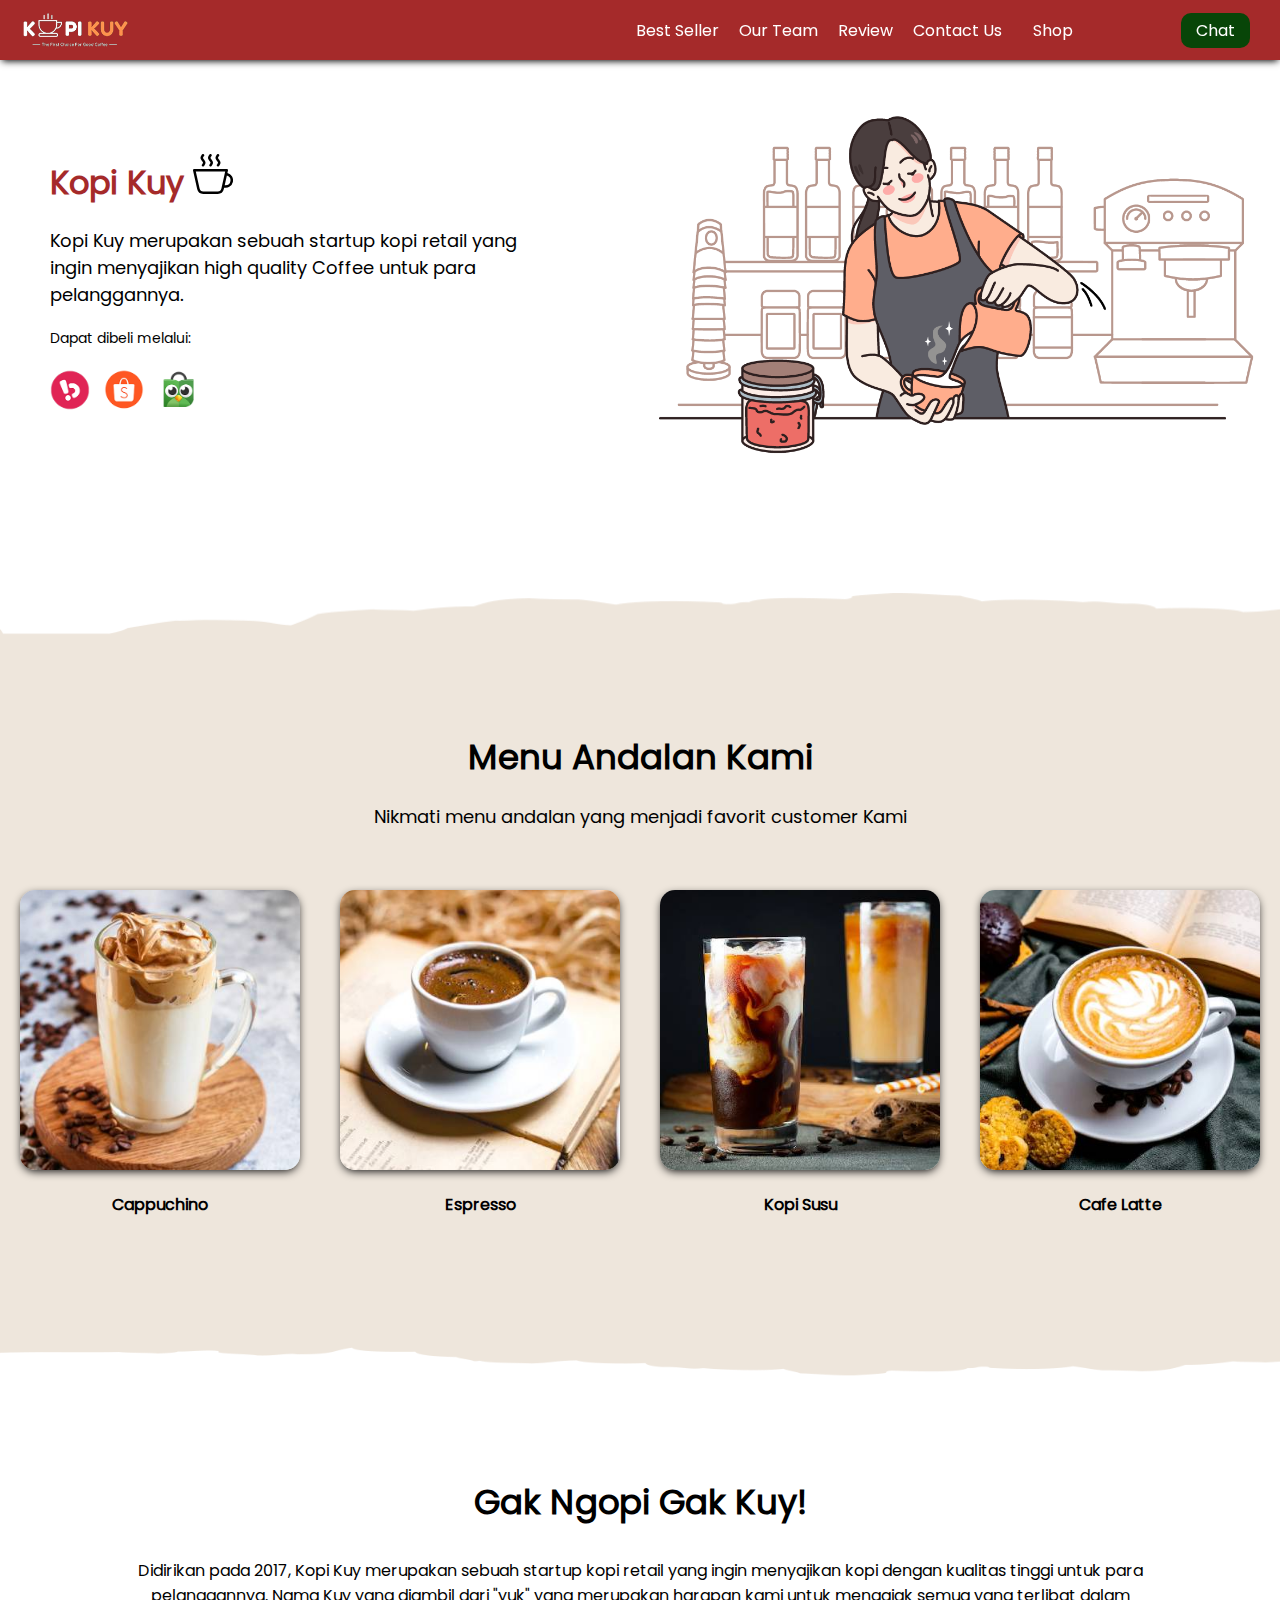
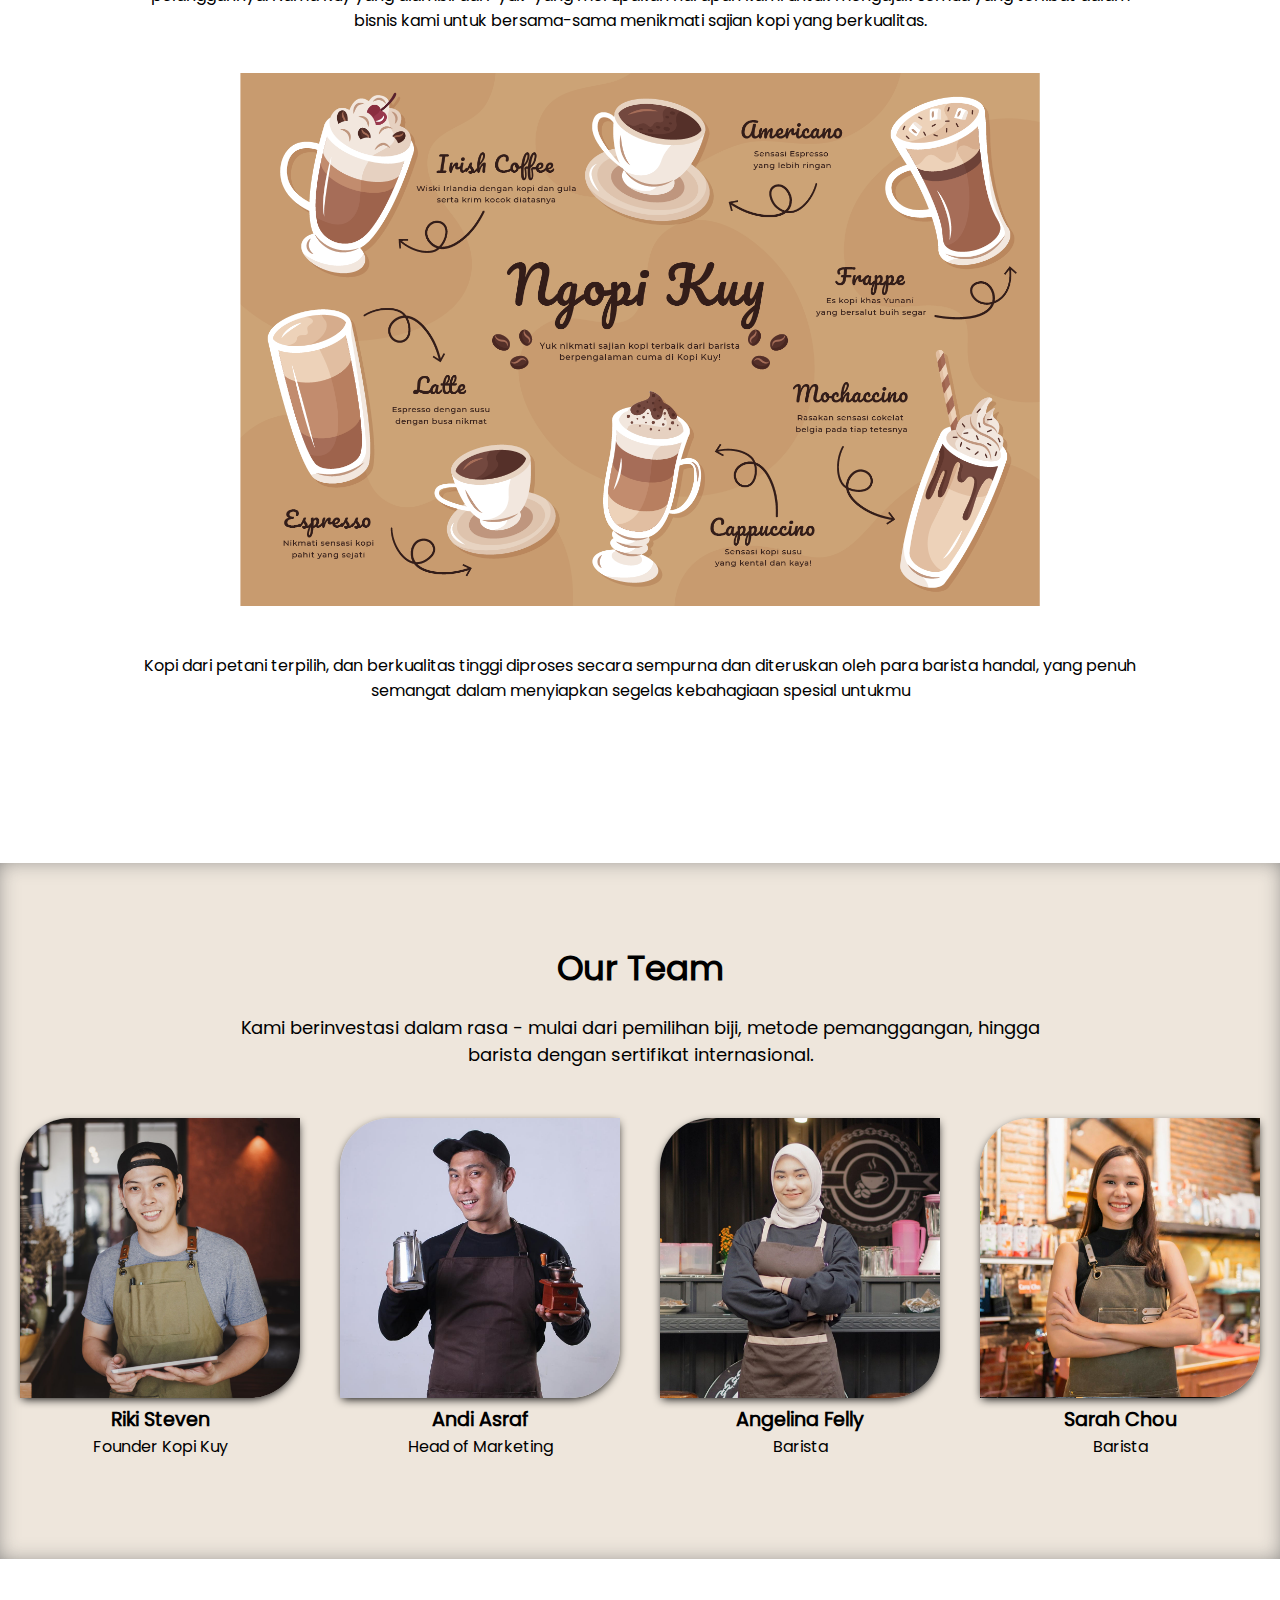
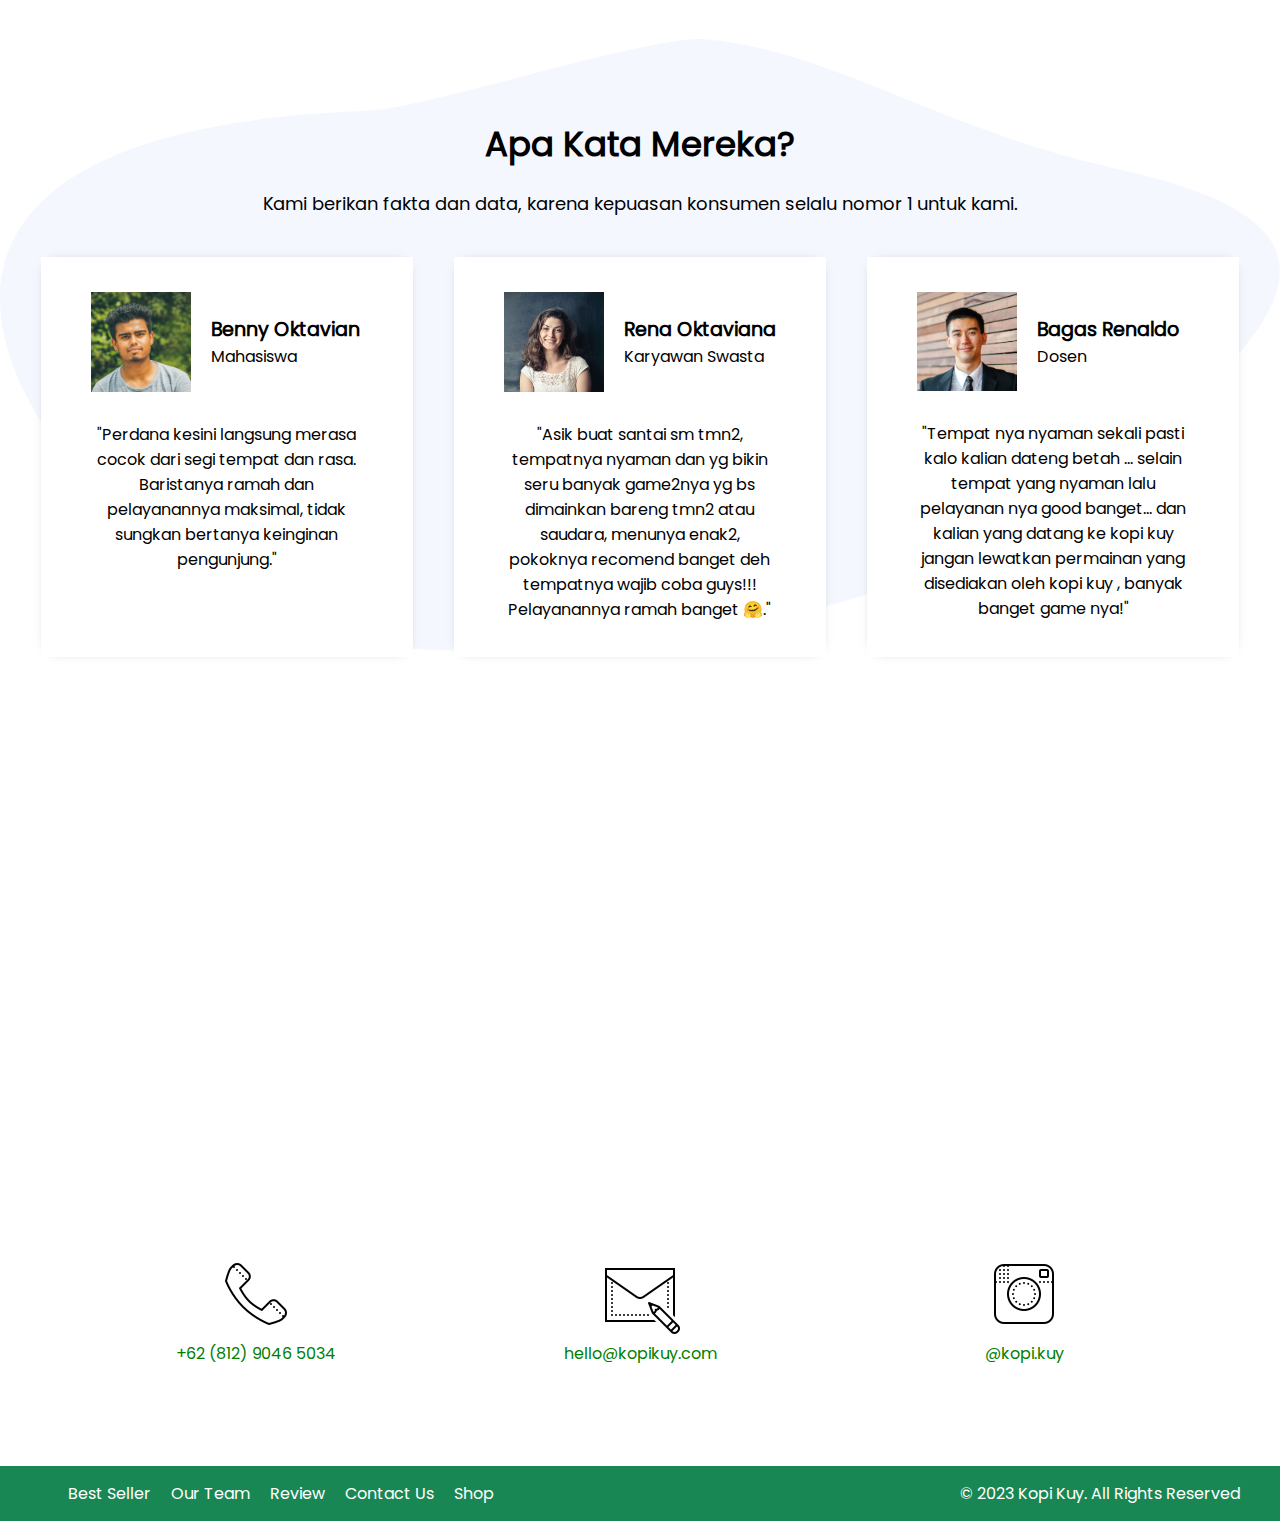
<file: index.html>
<!DOCTYPE html>
<html lang="id">

<head>
  <meta charset="UTF-8">
  <meta http-equiv="X-UA-Compatible" content="IE=edge">
  <meta name="viewport" content="width=device-width, initial-scale=1.0">
  <link rel="shortcut icon" href="images/favicon.ico" type="image/x-icon">
  <title>Website Kopi Kuy</title>
  <link rel="stylesheet" href="css/style.css">
</head>

<body>
  <nav>
    <div class="baris">
      <img class="logo" src="images/logo/logo_kuy.png">
      <div class="navigasi">
        <a href="#best-seller">Best Seller</a>
        <a href="#our-team">Our Team</a>
        <a href="#review">Review</a>
        <a href="#contact-us">Contact Us</a>
      </div>
      <a class="shop" href="produk.html">Shop</a>
      <a class="chat" href="https://wa.me/nomor_hp_anda_pakai_62" target="_blank">Chat</a>
    </div>
  </nav>

  <!--Tulis Kode Di Bawah Sini-->

  <header>
    <div class="baris">
      <div class="col-kiri">
        <h1 class="judul-header">
          Kopi Kuy
          <img src="images/icon/icon_kopi.svg" alt="">
        </h1>
        <p class="subjudul-header">
          Kopi Kuy merupakan sebuah startup kopi retail yang ingin menyajikan
          high quality Coffee untuk para pelanggannya.
        </p>
        <p class="dapat-dibeli">
          Dapat dibeli melalui:
        </p>
        <div class="oldshop">
          <img src="images/logo/logo_bukalapak.png" alt="">
          <img src="images/logo/logo_shopee.png" alt="">
          <img src="images/logo/logo_tokopedia.png" alt="">
        </div>
      </div>
      <img src="images/header/header1.png" alt="" class="col-kanan">
    </div>
  </header>
  <section class="best-seller seller" id="best">
    <h2 class="judul-best-seller">
      Menu Andalan Kami
    </h2>
    <p class="subjudul-best-seller">
      Nikmati menu andalan yang menjadi favorit customer Kami
    </p>
    <div class="baris">
      <div class="col-produk">
        <img src="images/produk/product_capuchino.jpg" alt="">
        <p class="nama-produk">
          Cappuchino
        </p>
      </div>
      <div class="col-produk">
        <img src="images/produk/product_espresso.jpg" alt="">
        <p class="nama-produk">
          Espresso
        </p>
      </div>
      <div class="col-produk">
        <img src="images/produk/product_kopi_susu.jpg" alt="">
        <p class="nama-produk">
          Kopi Susu
        </p>
      </div>
      <div class="col-produk">
        <img src="images/produk/product_latte.jpg" alt="">
        <p class="nama-produk">
          Cafe Latte
        </p>
      </div>
    </div>
  </section>
  <section id="about-us" class="about-us">
        <h2 class="judul-about-us">Gak Ngopi Gak Kuy!</h2>
        <p class="tentang-about-us">
            Didirikan pada 2017, Kopi Kuy merupakan sebuah startup kopi retail yang ingin menyajikan kopi
            dengan kualitas tinggi
            untuk para pelanggannya. Nama Kuy yang diambil dari "yuk" yang merupakan harapan kami untuk
            mengajak semua yang terlibat dalam bisnis kami untuk bersama-sama menikmati sajian kopi yang
            berkualitas.
        </p>
        <img src="images/aset_kopi_jumbo.png">
        <p class="penjelasan-about-us">
            Kopi dari petani terpilih, dan berkualitas tinggi diproses secara sempurna dan diteruskan
            oleh para barista handal,
            yang penuh semangat dalam menyiapkan segelas kebahagiaan spesial untukmu
        </p>
    </section>

    <section class="our-team" id="our-team">
        <h2 class="judul-team">Our Team</h2>
        <p class="subjudul-team">Kami berinvestasi dalam rasa - mulai dari pemilihan biji, metode pemanggangan,
            hingga barista dengan sertifikat internasional. </p>

        <div class="baris">
            <div class="col-team">
                <img src="images/team/team1.jpg">
                <h3>Riki Steven</h3>
                <p>Founder Kopi Kuy</p>
            </div>
            <div class="col-team">
                <img src="images/team/team2.jpg">
                <h3>Andi Asraf</h3>
                <p>Head of Marketing</p>
            </div>

            <div class="col-team">
                <img src="images/team/team3.jpg">
                <h3>Angelina Felly</h3>
                <p>Barista</p>
            </div>

            <div class="col-team">
                <img src="images/team/team4.jpg">
                <h3>Sarah Chou</h3>
                <p>Barista</p>
            </div>
        </div>
    </section>

    <section id="review" class="review">
        <h2 class="judul-review">Apa Kata Mereka?</h2>

        <p class="subjudul-review">Kami berikan fakta dan data, karena kepuasan konsumen selalu nomor 1 untuk kami.</p>

        <div class="baris">
            <div class="col-review">
                <div class="profile">
                    <img src="images/customer/customer1.jpg">
                    <div class="nama-profile">
                        <h3>Benny Oktavian</h3>
                        <p>Mahasiswa</p>
                    </div>
                </div>
                <p class="testimoni">"Perdana kesini langsung merasa cocok dari segi tempat dan rasa. Baristanya ramah
                    dan pelayanannya maksimal, tidak sungkan bertanya keinginan pengunjung."</p>
            </div>
            <div class="col-review">
                <div class="profile">
                    <img src="images/customer/customer2.jpg">
                    <div class="nama-profile">
                        <h3>Rena Oktaviana</h3>
                        <p>Karyawan Swasta</p>
                    </div>
                </div>
                <p class="testimoni">"Asik buat santai sm tmn2, tempatnya nyaman dan yg bikin seru banyak game2nya yg bs
                    dimainkan bareng tmn2 atau saudara, menunya enak2, pokoknya recomend banget deh
                    tempatnya wajib coba guys!!! Pelayanannya ramah banget 🤗."</p>
            </div>
            <div class="col-review">
                <div class="profile">
                    <img src="images/customer/customer3.jpg">
                    <div class="nama-profile">
                        <h3>Bagas Renaldo</h3>
                        <p>Dosen</p>
                    </div>
                </div>
                <p class="testimoni">"Tempat nya nyaman sekali pasti kalo kalian dateng betah ... selain tempat yang
                    nyaman lalu pelayanan nya good banget... dan kalian yang datang ke kopi kuy jangan
                    lewatkan permainan yang disediakan oleh kopi kuy , banyak banget game nya!"</p>
            </div>
        </div>
    </section>

    <section class="contact-us" id="contact-us">
        <iframe
            src="https://www.google.com/maps/embed?pb=!1m14!1m8!1m3!1d7932.741866032694!2d106.668581!3d-6.214715!3m2!1i1024!2i768!4f13.1!3m3!1m2!1s0x2e69f9912c7f297b%3A0xe5a3a671dae861ab!2sKopi%20kuy!5e0!3m2!1sid!2sid!4v1680617229460!5m2!1sid!2sid"
            width="100%" height="300" style="border:0;" allowfullscreen="" loading="lazy"
            referrerpolicy="no-referrer-when-downgrade"></iframe>
        <div class="baris">
            <div class="col-kontak">
                <img src="images/icon/icon_phone.png">
                <p>+62 (812) 9046 5034</p>
            </div>
            <div class="col-kontak">
                <img src="images/icon/icon_mail.png">
                <p>hello@kopikuy.com</p>
            </div>
            <div class="col-kontak">
                <img src="images/icon/icon_instagram.png">
                <a href="https://instagram.com" role="button">
                    <p>@kopi.kuy</p>
                </a>
            </div>
        </div>
    </section>

    <footer>
        <div class="baris">
            <div class="navigasi">
                <a href="#best-seller">Best Seller</a>
                <a href="#our-team">Our Team</a>
                <a href="#review">Review</a>
                <a href="#contact-us">Contact Us</a>
                <a href="produk.html">Shop</a>
            </div>
            <p class="copyright">© 2023 Kopi Kuy. All Rights Reserved</p>
        </div>
    </footer>

</html>
</file>
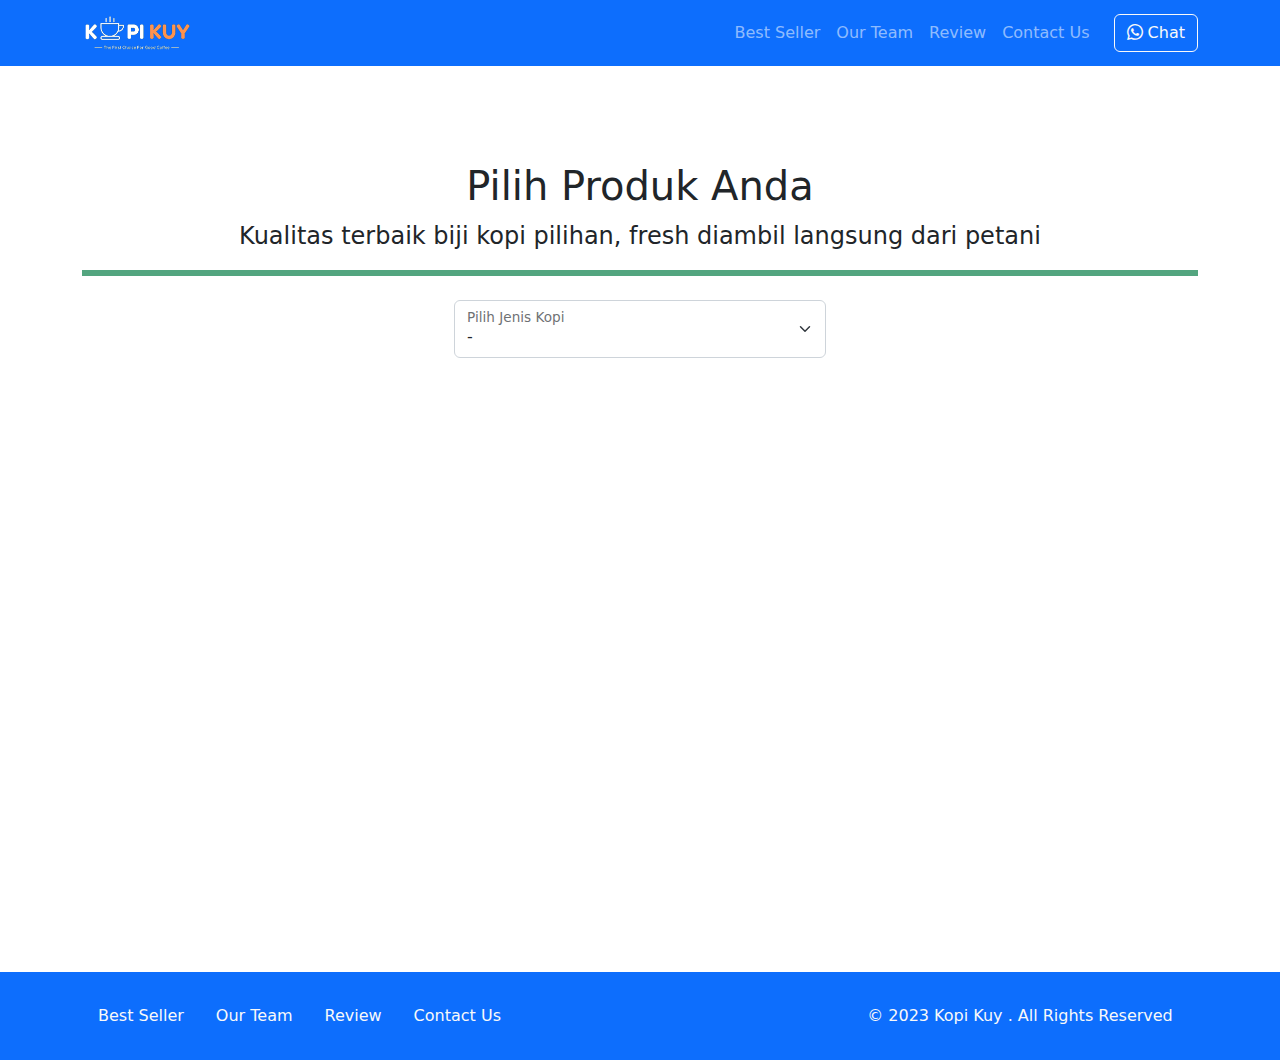
<file: produk.html>
<!DOCTYPE html>
<html lang="id">

<head>
  <meta charset="UTF-8">
  <meta http-equiv="X-UA-Compatible" content="IE=edge">
  <meta name="viewport" content="width=device-width, initial-scale=1.0">
  <link rel="shortcut icon" href="images/favicon/favicon.ico" type="image/x-icon">
  <title>Produk</title>
  <link rel="shortcut icon" href="images/favicon.ico" type="image/x-icon">
  <link rel="stylesheet" href="vendor/bootstrap/bootstrap.min.css">
  <link rel="stylesheet" href="vendor/bootstrap/bootstrap-icons.css">
  <script src="vendor/bootstrap/bootstrap.bundle.min.js"></script>
  <style>
    section {
      min-height: 90vh;
    }

    .card img {
      aspect-ratio: 1;
      object-fit: cover;
    }

    .card .card-title {
      min-height: 53px;
    }
    .card .card-title {
      min-height: 79px;
    }
    
    .card .my-4 {
      min-height: 52px;
    }
  </style>
  <script src="js/jquery-3.6.3.min.js"></script>
</head>

<body>
  <!-- Tulis Kode Bootstrap Di Bawah Sini -->
  <nav class="navbar navbar-dark bg-primary navbar-expand-lg bisadicopy">
    <div class="container">
      <a class="navbar-brand" href="index.html">
        <img src="images/logo/logo_kuy.png" height="40" alt="image">
      </a>
      <button class="navbar-toggler" type="button" data-bs-toggle="collapse" data-bs-target="#navbarNav11" aria-controls="navbarNav11" aria-expanded="false" aria-label="Toggle navigation">
        <span class="navbar-toggler-icon"></span>
      </button>
      <div class="collapse navbar-collapse" id="navbarNav11">
        <ul class="navbar-nav ms-auto">
          <li class="nav-item active">
            <a class="nav-link" href="index.html#best-seller">Best Seller</a>
          </li>
          <li class="nav-item">
            <a class="nav-link" href="index.html#our-team">Our Team</a>
          </li>
          <li class="nav-item">
            <a class="nav-link" href="index.html#review">Review</a>
          </li>
          <li class="nav-item">
            <a class="nav-link" href="index.html#contact-us">Contact Us</a>
          </li>
        </ul>
        <a class="btn btn-outline-light ms-md-3" href=class=" https://wa.me/6281290465033"><i class="bi bi-whatsapp"></i> Chat</a>
      </div>
    </div>
  </nav>
  <section class="produk text-center my-5 py-5">
    <div class="container">
      <h1>Pilih Produk Anda</h1>
      <p class="fs-4">Kualitas terbaik biji kopi pilihan, fresh diambil langsung dari petani</p>
      <hr class="border border-success border-3 opacity-75">
      <div class="form-floating col-md-4 my-4 mx-auto">
        <select class="form-select" id="select_kopi">
          <option selected disabled>-</option>
          <option value="arabica">arabica</option>
          <option value="robusta">robusta</option>
        </select>
        <label for="select_kopi">Pilih Jenis Kopi</label>
      </div>

      <div id="baris_produk" class="row">


      </div>
  </section>
  </section>

  <footer class="riki-block footer-small bg-primary py-4">
    <div class="container">
      <div class="row align-items-center">
        <div class="col-12 col-md-8">
          <ul class="nav justify-content-center justify-content-md-start">
            <li class="nav-item active">
              <a class="nav-link text-light" href="index.html#best-seller">Best Seller</a>
            </li>
            <li class="nav-item">
              <a class="nav-link text-light" href="index.html#our-team">Our Team</a>
            </li>
            <li class="nav-item">
              <a class="nav-link text-light" href="index.html#review">Review</a>
            </li>
            <li class="nav-item">
              <a class="nav-link text-light" href="index.html#contact-us">Contact Us</a>
            </li>
          </ul>
        </div>

        <div class="col-12 col-md-4 mt-4 mt-md-0 text-center text-md-right text-light">
          &copy; 2023 Kopi Kuy . All Rights Reserved
        </div>
      </div>
    </div>
  </footer>
  <script>
    /* Tulis Javascrip Di bawah Sini*/

  var sumber = "https://rikikurnia.com/prakerja/api/kopi"
  var sumber2 = "data.json"

  select_kopi.onchange = function() {
  var dipilih = select_kopi.value
  var template = ''
  //console.log(dipilih)

  $.getJSON(sumber2).then(function(data) {
  var data_kopi = data[dipilih]
  data_kopi.forEach(item => {
  template += `<div class="col-md-4 mb-4">
               <div class="card">
                 <img src="${item.foto}" class="card-img-top" alt="...">
                  <div class="card-body">
                    <h5 class="card-title">${item.nama}</h5>
                     <div class="row my-4">
                      <div class="col">
                       ${item.size}
                      </div>
                      <div class="col">
                       ${item.harga}
                      </div>
                    </div>
                      <a href="${item.link}" class="btn btn-success w-100"><i class="bi bi-cart4"></i> Beli</a>
                  </div>
               </div>
              </div>`
        })
        baris_produk.innerHTML = template
        //console.log(data_kopi)
      })
    }
  </script>
</body>

</html>
</file>
<file: css/style.css>
/* Pengaturan Global */

/* Mendaftarkan font ke dalam CSS, dan memberi nama family */
@font-face {
  font-family: 'Poppins';
  src: url(../fonts/poppins.woff2);
}

* {
  box-sizing: border-box;
  margin: 0;
  padding: 0;
}

html {
  /* agar scroll ketika klik pada navigasi menjadi halus */
  scroll-behavior: smooth;
}

body {
  /* mendaftarkan semua teks pada body menjadi family Poppins */
  font-family: 'Poppins';
}

a {
  /* menghilangkan garis bawah pada link */
  text-decoration: none;

  /* menghilangkan warna bawaan pada link */
  color: unset;
}

h2 {
  /* mengatur ukuran huruf ke 34 pixel */
  font-size: 34px;
}

h3 {
  /* mengatur ukuran huruf ke 1.2rem */
  font-size: 1.2rem;
}

h1,
h2,
h3 {
  /* mengatur tebal huruf */
  font-weight: bold;
}

img {
  /* 
      mengatur agar semua elemen img memiliki panjang maksimal 100% agar
      tidak besar gambar tidak melebihi layar ataupun pembungkus
   */
  max-width: 100%;
}

/* Navigasi */

nav {
  /* background-color mengatur warna latar belakang */
  background-color: red;

  /* penulisan 2 background-color seperti ini akan mengabaikan penulisan sebelumnya */
  background-color: brown;

  /* box-shadow membuat efek bayangan */
  box-shadow: 0 3px 7px -2px #000;

  /* width mengatur panjang elemen */
  width: 100%;
  padding-top: 10px;
  padding-bottom: 10px;

  /* position mengatur posisi elemen, static untuk biasa, fixed untuk efek menempel */
  position: fixed;

  /* Nilai z-index semakin besar, maka elemen akan semakin di depan */
  z-index: 500;
}

/* 
   PERHATIKAN bahwa dalam mengatur elemen, nama elemen langsung ditulis
   sedangkan untuk mengatur class, dibutuhkan tanda titik (.) terlebih dulu
   img {} berarti elemen dengan tag img, 
   sedangkan .img artinya elemen dengan kelas img   
*/

.baris {
  /* 
      display: flex memiliki pengaturan yang dapat mengatur agar elemen
      di dalamnya memiliki ukuran yang fleksibel
   */
  display: flex;

  /* 
      align-items: center mengatur elemen di dalamnya rata tengah vertikal
   */
  align-items: center;

  /* 
      justify-content: center mengatur elemen di dalamnya rata tengah horizontal
   */
  justify-content: center;

  /* 
      flex-wrap: wrap mengatur agar jika panjang elemen berlebih, maka elemen
      akan otomatis diletakan di baris baru
   */
  flex-wrap: wrap;
}

section {
  /* text-align mengatur rata tulisan, bisa bernilai: left, right, center, justify */
  text-align: center;
}

.logo {
  /* height mengatur tinggi elemen */
  height: 40px;
  margin-left: 20px;
}

.navigasi {
  margin-left: auto;
  margin-right: 15px;
}

.navigasi a,
.shop {
  color: #fff;
  padding-left: 8px;
  padding-right: 8px;
}

.shop {
  margin-right: 100px;
}

.chat {
  margin-right: 30px;
  background-color: rgb(8, 69, 8);
  color: #fff;
  padding-top: 5px;
  padding-right: 15px;
  padding-bottom: 5px;
  padding-left: 15px;
  border-radius: 10px;
}


/* HEADER */


header,
section {
  /*
    padding mengatur jarak ke dalam
    pada padding dan margin ditambahkan top / right / bottom / top 
    untuk mengatur jarak masing-masing 
   */
  padding-top: 80px;
  padding-bottom: 80px;

  /* margin mengatur jarak ke luar */
  margin-bottom: 80px;
}

/* penulisan CSS dapat digabung dengan beberapa elemen */
.col-kiri,
.col-kanan {
  /* width mengatur panjang elemen. 50% artinya setengah ukuran pembungkus */
  width: 50%;
}

.col-kiri {
  padding-left: 50px;
  padding-right: 120px;
}

.judul-header {
  color: brown;
  margin-bottom: 20px;
}

.subjudul-header {
  /* font-size digunakan untuk mengatur ukuran huruf */
  font-size: 18px;
}

.dapat-dibeli {
  margin-top: 20px;
  margin-bottom: 20px;
  font-size: 14px;
}

.oldshop img {
  width: 40px;

  /* height digunakan untuk mengatur tinggi elemen */
  height: auto;
  margin-right: 10px;
}

/* Best Seller */

.best-seller {
  position: relative;

  /* background-color mengatur warna latar belakang elemen */
  background-color: #EEE6DC;
}

/* 
terkait position, after, dan before memerlukan pemahaman mendalam
terkait layout pada CSS untuk dapat memahami secara penuh 
*/

.best-seller::before,
.best-seller::after {
  position: absolute;
  content: "";
  width: 100%;
  height: 76px;

  /* background-image untuk menambahkan gambar sebagai background */
  background-image: url(../images/garis-atas.png);

  /*background-size agar gambar latar menyesuaikan tinggi / panjang elemen */
  background-size: cover;

  top: -60px;
  left: 0;
}

.best-seller::after {
  height: 60px;
  background-image: url(../images/garis-bawah.png);
  top: unset;
  bottom: -60px;
}

.judul-best-seller {
  margin-bottom: 20px;
}

.subjudul-best-seller {
  font-size: 18px;
  margin-bottom: 40px;
}

.col-produk {
  /* 
      Penulisan padding dan margin seperti padding:20px ini penulisan singkat 
      yang berarti top, right, bottom, left nilainya sama, yaitu 20px 
   */
  padding: 20px;
  width: 25%;
}

.col-produk img {
  /* transition membuat animasi transisi dari perubahan style, 0.3s berarti 0.3 detik */
  transition: all 0.3s ease;

  /* border-radius  Membuat sudut membulat */
  border-radius: 15px;

  /* box-shadow membuat efek bayangan */
  box-shadow: 0 3px 10px -2px #000;
}

/* :hover akan dijalankan saat mouse ada di atas elemen */
.col-produk img:hover {

  /* membuat transformasi, bisa berupa scale(1.05), rotate(180deg), translateY(-50px), dsb */
  transform: scale(0.9);
  border-radius: 50%;
}

.nama-produk {
  margin-top: 15px;
  font-weight: bold;
}

/* About US */

.about-us {
  /* max-width: 80%; mengatur panjang maksimal elemen tidak boleh melebihi 80% layar */
  max-width: 80%;

  /* margin-left dan margin-right auto akan membuat posisi elemen berada di tengah */
  margin-left: auto;
  margin-right: auto;
}

.judul-about-us {
  margin-bottom: 30px;
}

/* 
   penulisan .about-us img {} berarti mengatur elemen img 
   yang ada di dalam elemen dengan kelas about-us 
   harap perhatikan .about-us dan image dipisahkan spasi
   penulisan class diawali titik (.) penulisan elemen tidak
*/
.about-us img {
  /* 
      Penulisan width: 800px dan max-width: 100% mengatur agar
      elemen memiliki panjang 800px namun tidak boleh melebihi 100% ukuran layar
   */
  width: 800px;
  max-width: 100%;
}

.tentang-about-us {
  margin-bottom: 40px;
}

.penjelasan-about-us {
  margin-top: 40px;
}

/* OUR TEAM */

.our-team {
  background-color: #EEE6DC;
  box-shadow: inset 0px 0px 23px -6px #707070;
}

.judul-team {
  margin-bottom: 20px;
}

.subjudul-team {
  margin-bottom: 30px;
  font-size: 18px;
  width: 800px;
  max-width: 90%;
  margin-left: auto;
  margin-right: auto;
}

.col-team {
  width: 25%;
  padding: 20px;
}

.col-team img {
  box-shadow: 0 3px 10px -2px #000;
  border-radius: 50px 0px 50px 0px;
}


/* REVIEW */

.review {
  background-image: url(../images/bg-review.svg);
  /* 
      background-size: contain;
      membuat gambar latar belakang tidak terpotong
   */
  background-size: contain;

  /* 
      background-repeat: no-repeat;
      membuat gambar latar belakang tidak diulang (duplikat)
   */
  background-repeat: no-repeat;
  padding-left: 20px;
  padding-right: 20px;
}

.judul-review {
  margin-bottom: 20px;
}

.subjudul-review {
  margin-bottom: 40px;
  font-size: 18px;
}

.review .baris {
  justify-content: space-around;
  /* align-items: stretch; membuat tinggi elemen di dalam .review .baris seragam */
  align-items: stretch;
}

.col-review {
  width: 30%;
  padding: 35px 50px;
  box-shadow: 0px 0px 12px -10px #000;
  background-color: #fff;
}

.profile {
  display: flex;
  margin-bottom: 30px;
  align-items: center;
}

/* mengatur elemen img yang ada di dalam class(.) profile */
.profile img {
  width: 100px;
  margin-right: 20px;
}

.profile .nama-profile {
  text-align: left;
}

/* CONTACT US */
.contact-us {
  margin-bottom: 20px;
}

.col-kontak {
  width: 30%;
  margin-top: 50px;
  /* color mengatur warna tulisan */
  color: green;
}

/* FOOTER */

footer {
  background-color: #198754;
  padding-top: 15px;
  padding-bottom: 15px;
  color: #fff;
  padding-right: 40px;
  padding-left: 40px;
}

footer .navigasi {
  margin-left: 20px;
  margin-right: auto;
}

/* UNTUK RESPONSIF DI BAWAH */
@media (max-width:700px) {

  .navigasi {
    display: none;
  }

  .shop {
    margin-right: 20px;
  }

  .logo {
    margin-right: auto;
  }

  .col-kiri {
    width: 100%;
    padding-right: 50px;
    text-align: center;
    margin-top: 30px;
  }

  .col-kanan {
    width: 100%;
  }
  .best-seller {
    padding-left: 25px;
    padding-right: 25px;
  }
  
  .col-produk {
    width: 50%;
  }
  .col-team {
    width: 50%;
  }
  
  .col-review {
    width: 100%;
    margin-bottom: 30px;
  }
  
  .col-kontak {
    width: 33%;
  }
  
  .col-kontak p {
    font-size: 0.8rem;
  }
}
</file>
